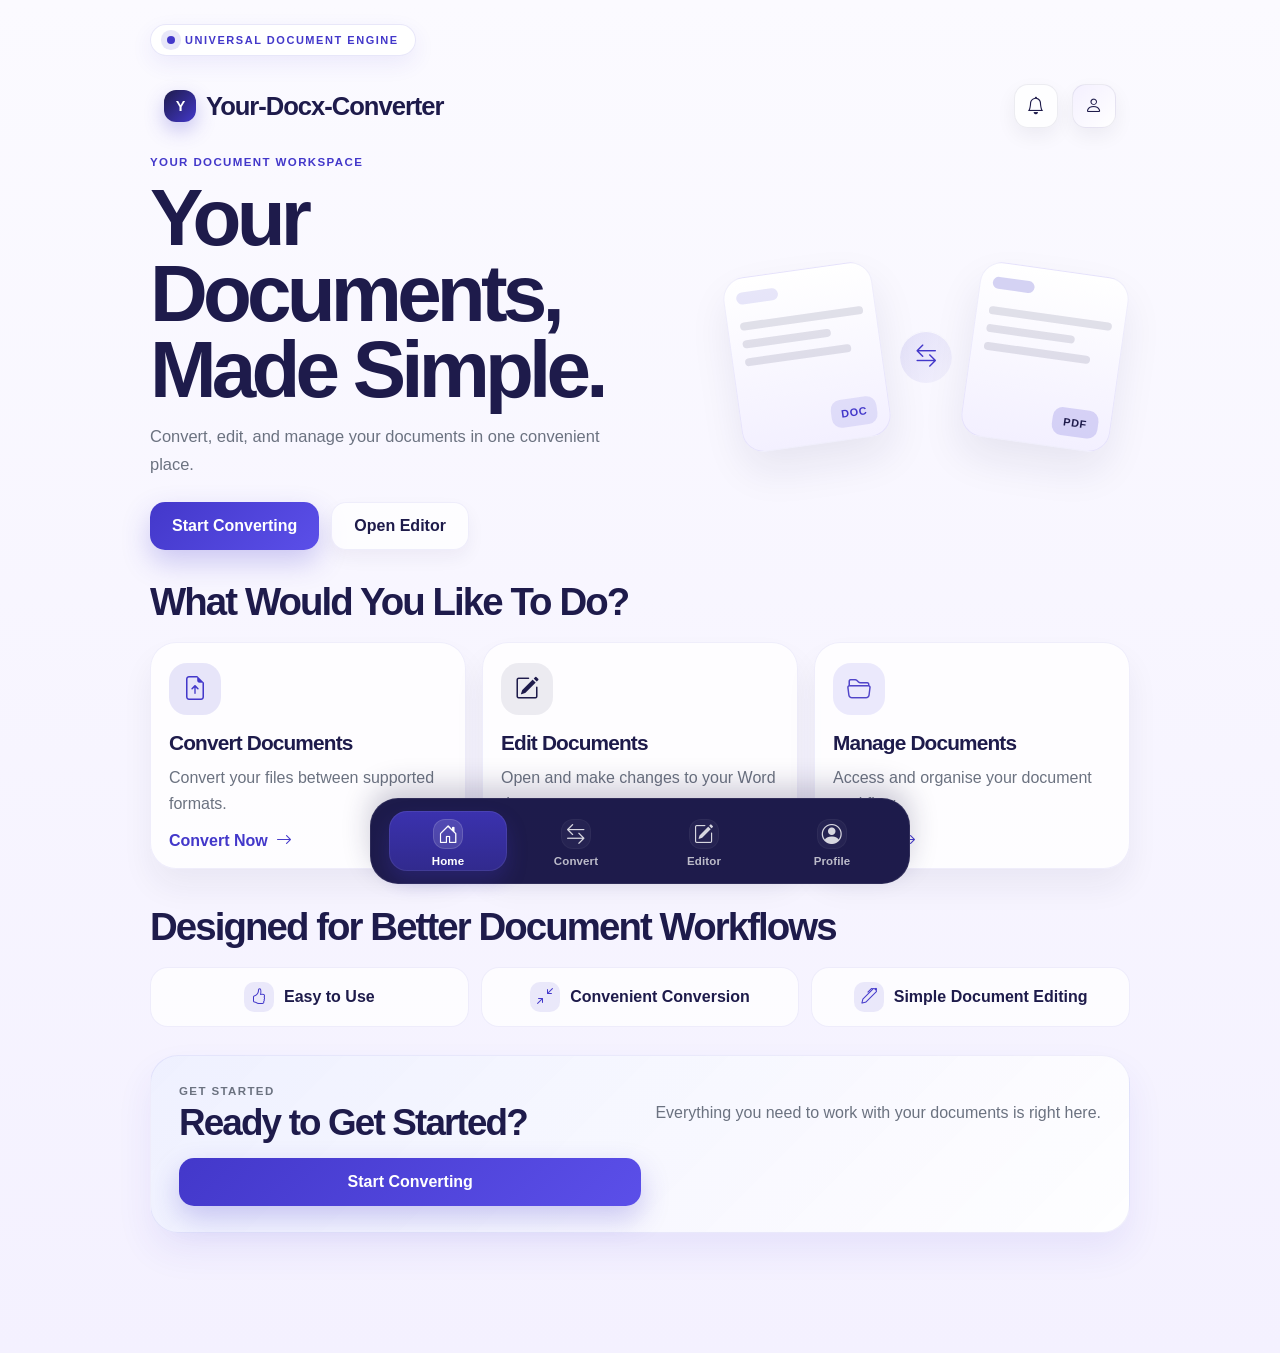
<file: frontend/index.html>
<!DOCTYPE html>
<html lang="en">
    <head>
        <meta charset="UTF-8">
        <meta name="viewport" content="width=device-width, initial-scale=1.0">
        <meta name="theme-color" content="#4338CA">
        <meta name="description" content="Your-Docx-Converter helps you convert, edit, and manage documents in one place.">
        <link rel="manifest" href="./manifest.json">
        <link rel="stylesheet" href="./css/style.css">
        <link rel="stylesheet" href="https://cdn.jsdelivr.net/npm/bootstrap-icons@1.13.2/font/bootstrap-icons.min.css">
        <script src="./config.js" defer></script>
        <title>Your-Docx-Converter</title>
    </head>
    <body class="home-page">
        <div class="home-shell">
            <header class="home-header">
                <div class="status-pill">
                    <span class="status-dot"></span>
                    <span>UNIVERSAL DOCUMENT ENGINE</span>
                </div>

                <div class="topbar home-topbar">
                    <a href="/" class="brand" aria-label="Home">
                        <span class="brand-mark">Y</span>
                        <span>Your-Docx-Converter</span>
                    </a>

                    <div class="topbar-actions">
                        <button type="button" class="action-button" aria-label="Notifications">
                            <i class="bi bi-bell"></i>
                        </button>

                        <a href="/profile" class="profile-icon" aria-label="Profile">
                            <i class="bi bi-person"></i>
                        </a>
                    </div>
                </div>
            </header>

            <main class="home-main">
                <section class="hero-panel">
                    <div class="hero-copy">
                        <p class="eyebrow">YOUR DOCUMENT WORKSPACE</p>
                        <h1>Your Documents, Made Simple.</h1>
                        <p class="hero-text">Convert, edit, and manage your documents in one convenient place.</p>

                        <div class="hero-actions">
                            <a href="/converter" class="primary-cta">Start Converting</a>
                            <a href="/editor" class="secondary-cta">Open Editor</a>
                        </div>
                    </div>

                    <div class="hero-visual" aria-hidden="true">
                        <div class="document-tile document-tile-main">
                            <div class="document-flag"></div>
                            <div class="document-lines">
                                <span></span>
                                <span></span>
                                <span></span>
                            </div>
                            <div class="document-badge">DOC</div>
                        </div>

                        <div class="convert-orbit">
                            <i class="bi bi-arrow-left-right"></i>
                        </div>

                        <div class="document-tile document-tile-result">
                            <div class="document-flag document-flag-alt"></div>
                            <div class="document-lines">
                                <span></span>
                                <span></span>
                                <span></span>
                            </div>
                            <div class="document-badge document-badge-alt">PDF</div>
                        </div>
                    </div>
                </section>

                <section class="quick-access" aria-labelledby="quick-access-title">
                    <h2 id="quick-access-title">What Would You Like To Do?</h2>

                    <div class="action-grid">
                        <a href="/converter" class="action-card">
                            <div class="action-icon action-icon-purple">
                                <i class="bi bi-file-earmark-arrow-up"></i>
                            </div>
                            <h3>Convert Documents</h3>
                            <p>Convert your files between supported formats.</p>
                            <span class="action-link">Convert Now <i class="bi bi-arrow-right"></i></span>
                        </a>

                        <a href="/editor" class="action-card">
                            <div class="action-icon action-icon-indigo">
                                <i class="bi bi-pencil-square"></i>
                            </div>
                            <h3>Edit Documents</h3>
                            <p>Open and make changes to your Word documents.</p>
                            <span class="action-link">Open Editor <i class="bi bi-arrow-right"></i></span>
                        </a>

                        <a href="/profile" class="action-card">
                            <div class="action-icon action-icon-lavender">
                                <i class="bi bi-folder2-open"></i>
                            </div>
                            <h3>Manage Documents</h3>
                            <p>Access and organise your document workflow.</p>
                            <span class="action-link">Explore <i class="bi bi-arrow-right"></i></span>
                        </a>
                    </div>
                </section>

                <section class="trust-section" aria-labelledby="trust-title">
                    <h2 id="trust-title">Designed for Better Document Workflows</h2>

                    <div class="benefit-list">
                        <div class="benefit-item">
                            <span class="benefit-icon"><i class="bi bi-hand-thumbs-up"></i></span>
                            <span>Easy to Use</span>
                        </div>
                        <div class="benefit-item">
                            <span class="benefit-icon"><i class="bi bi-arrows-angle-contract"></i></span>
                            <span>Convenient Conversion</span>
                        </div>
                        <div class="benefit-item">
                            <span class="benefit-icon"><i class="bi bi-pen"></i></span>
                            <span>Simple Document Editing</span>
                        </div>
                    </div>
                </section>

                <section class="cta-card" aria-labelledby="cta-title">
                    <div>
                        <p class="eyebrow">GET STARTED</p>
                        <h3 id="cta-title">Ready to Get Started?</h3>
                    </div>

                    <p>Everything you need to work with your documents is right here.</p>
                    <a href="/converter" class="primary-cta">Start Converting</a>
                </section>
            </main>

            <footer class="footer-nav">
                <nav class="navbar" aria-label="Primary navigation">
                    <div class="nav-links">
                        <a href="/" class="nav-item active">
                            <i class="bi bi-house-door"></i>
                            <span>Home</span>
                        </a>

                        <a href="/converter" class="nav-item">
                            <i class="bi bi-arrow-left-right"></i>
                            <span>Convert</span>
                        </a>

                        <a href="/editor" class="nav-item">
                            <i class="bi bi-pencil-square"></i>
                            <span>Editor</span>
                        </a>

                        <a href="/profile" class="nav-item">
                            <i class="bi bi-person-circle"></i>
                            <span>Profile</span>
                        </a>
                    </div>
                </nav>
            </footer>
        </div>
        <script>
          if ('serviceWorker' in navigator) {
            window.addEventListener('load', () => navigator.serviceWorker.register('./sw.js').catch(() => {}));
          }
        </script>
    </body>
</html>
</file>
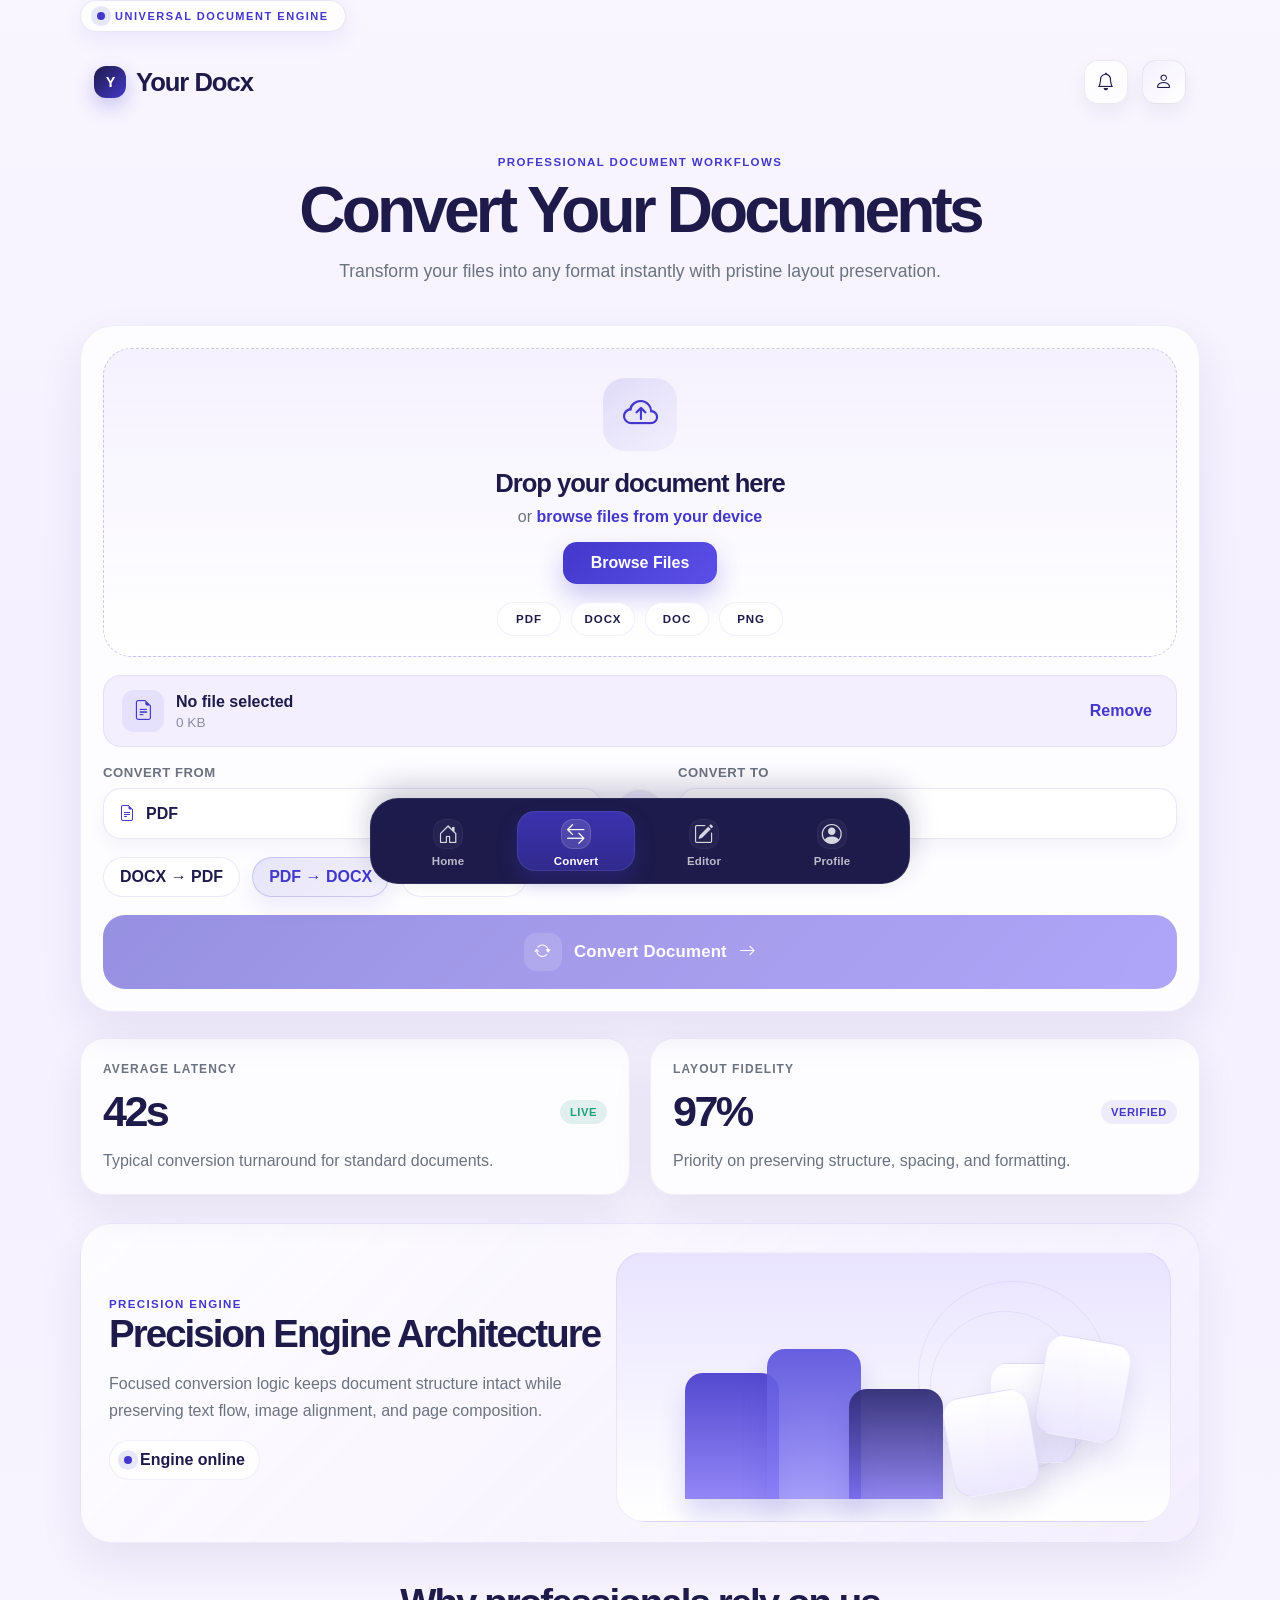
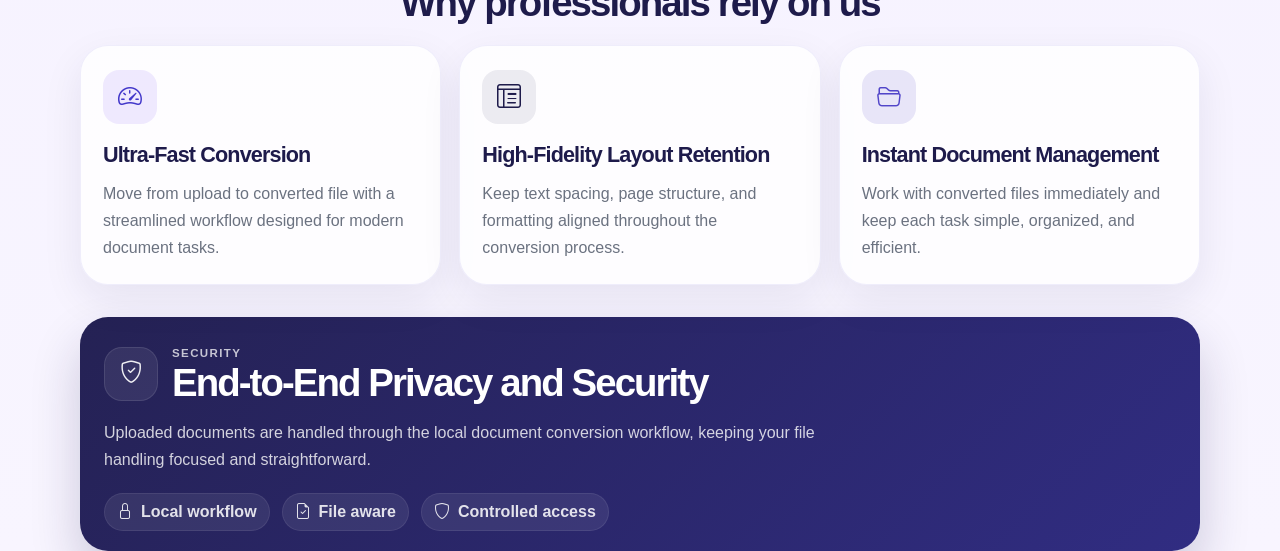
<file: frontend/converter.html>
<!DOCTYPE html>
<html lang="en">
    <head>
        <meta charset="UTF-8">
        <meta name="viewport" content="width=device-width, initial-scale=1.0">
        <meta name="theme-color" content="#4338CA">
        <meta name="description" content="Convert documents with Your-Docx-Converter.">
        <link rel="manifest" href="./manifest.json">
        <link rel="stylesheet" href="./css/style.css">
        <link rel="stylesheet" href="https://cdn.jsdelivr.net/npm/bootstrap-icons@1.13.2/font/bootstrap-icons.min.css">
        <script src="./config.js" defer></script>
        <script defer src="./js/converter.js"></script>
        <title>Document Converter | Your-Docx-Converter</title>
    </head>
    <body class="converter-page">
        <div class="page-shell">
            <header class="converter-header">
                <div class="status-pill" aria-label="Universal document engine">
                    <span class="status-dot"></span>
                    <span>UNIVERSAL DOCUMENT ENGINE</span>
                </div>

                <div class="topbar">
                    <a href="/" class="brand" aria-label="Home">
                        <span class="brand-mark">Y</span>
                        <span>Your Docx</span>
                    </a>

                    <div class="topbar-actions">
                        <button type="button" class="action-button" aria-label="Notifications">
                            <i class="bi bi-bell"></i>
                        </button>

                        <a href="/profile" class="profile-icon" aria-label="Profile">
                            <i class="bi bi-person"></i>
                        </a>
                    </div>
                </div>
            </header>

            <main class="converter-main">
                <section class="hero-section" aria-labelledby="converter-title">
                    <p class="eyebrow">Professional document workflows</p>
                    <h1 id="converter-title">Convert Your Documents</h1>
                    <p class="hero-subtitle">Transform your files into any format instantly with pristine layout preservation.</p>
                </section>

                <section class="workspace" aria-label="Document converter workspace">
                    <form id="converterForm" class="converter-form" action="/" method="POST" enctype="multipart/form-data">
                        <div class="dropzone" id="dropzone" tabindex="0" role="button" aria-label="Browse files">
                            <div class="dropzone-content">
                                <div class="upload-icon">
                                    <i class="bi bi-cloud-arrow-up"></i>
                                </div>

                                <p class="drop-title">Drop your document here</p>
                                <p class="drop-subtitle">
                                    or
                                    <button type="button" class="inline-button" id="browseButton">browse files from your device</button>
                                </p>

                                <input id="fileInput" class="visually-hidden" type="file" name="pdf_file" accept=".pdf,application/pdf" required>
                                <button type="button" class="browse-btn" id="triggerFileInput">Browse Files</button>

                                <div class="format-badges" aria-label="Supported formats">
                                    <span class="format-badge">PDF</span>
                                    <span class="format-badge">DOCX</span>
                                    <span class="format-badge">DOC</span>
                                    <span class="format-badge">PNG</span>
                                </div>
                            </div>
                        </div>

                        <div class="selected-file" id="selectedFile" hidden>
                            <div class="selected-file-details">
                                <div class="file-bullet">
                                    <i class="bi bi-file-earmark-text"></i>
                                </div>
                                <div>
                                    <p class="selected-name" id="selectedName">No file selected</p>
                                    <p class="selected-size" id="selectedSize">0 KB</p>
                                </div>
                            </div>

                            <button type="button" class="remove-file" id="removeFileButton">Remove</button>
                        </div>

                        <div class="converter-pipeline">
                            <div class="selector-group">
                                <label for="convertFrom">Convert From</label>
                                <div class="select-wrap">
                                    <i class="bi bi-file-earmark-text"></i>
                                    <select id="convertFrom" name="convert_from">
                                        <option value="pdf">PDF</option>
                                        <option value="docx">DOCX</option>
                                        <option value="doc">DOC</option>
                                    </select>
                                </div>
                            </div>

                            <button type="button" class="swap-button" id="swapFormats" aria-label="Swap conversion direction">
                                <i class="bi bi-arrow-left-right"></i>
                            </button>

                            <div class="selector-group">
                                <label for="convertTo">Convert To</label>
                                <div class="select-wrap">
                                    <i class="bi bi-file-earmark-arrow-down"></i>
                                    <select id="convertTo" name="convert_to">
                                        <option value="docx">DOCX</option>
                                        <option value="png">PNG</option>
                                        <option value="pdf">PDF</option>
                                    </select>
                                </div>
                            </div>
                        </div>

                        <div class="quick-options" aria-label="Quick conversion shortcuts">
                            <button type="button" class="quick-pill" data-from="docx" data-to="pdf">DOCX → PDF</button>
                            <button type="button" class="quick-pill is-active" data-from="pdf" data-to="docx">PDF → DOCX</button>
                            <button type="button" class="quick-pill" data-from="pdf" data-to="png">PDF → PNG</button>
                        </div>

                        <button type="submit" class="primary-button" id="submitButton">
                            <span class="button-content">
                                <span class="button-icon"><i class="bi bi-arrow-repeat"></i></span>
                                <span>Convert Document</span>
                                <i class="bi bi-arrow-right"></i>
                            </span>
                        </button>
                    </form>
                </section>

                <div class="metrics-row">
                    <article class="metric-card">
                        <span class="metric-label">Average Latency</span>
                        <div class="metric-value-row">
                            <strong>42s</strong>
                            <span class="metric-badge success">Live</span>
                        </div>
                        <p>Typical conversion turnaround for standard documents.</p>
                    </article>

                    <article class="metric-card">
                        <span class="metric-label">Layout Fidelity</span>
                        <div class="metric-value-row">
                            <strong>97%</strong>
                            <span class="metric-badge">Verified</span>
                        </div>
                        <p>Priority on preserving structure, spacing, and formatting.</p>
                    </article>
                </div>

                <article class="architecture-card">
                    <div class="architecture-copy">
                        <span class="section-tag">Precision Engine</span>
                        <h2>Precision Engine Architecture</h2>
                        <p>Focused conversion logic keeps document structure intact while preserving text flow, image alignment, and page composition.</p>
                        <div class="status-indicator">
                            <span class="mini-dot"></span>
                            Engine online
                        </div>
                    </div>

                    <div class="architecture-visual" aria-hidden="true">
                        <div class="visual-orbit orbit-one"></div>
                        <div class="visual-orbit orbit-two"></div>
                        <div class="visual-pillar pillar-one"></div>
                        <div class="visual-pillar pillar-two"></div>
                        <div class="visual-pillar pillar-three"></div>
                        <div class="mini-doc doc-a"></div>
                        <div class="mini-doc doc-b"></div>
                        <div class="mini-doc doc-c"></div>
                    </div>
                </article>

                <section class="feature-section" aria-labelledby="feature-heading">
                    <h2 id="feature-heading">Why professionals rely on us</h2>
                    <div class="feature-grid">
                        <article class="feature-card">
                            <div class="feature-icon lavender">
                                <i class="bi bi-speedometer2"></i>
                            </div>
                            <h3>Ultra-Fast Conversion</h3>
                            <p>Move from upload to converted file with a streamlined workflow designed for modern document tasks.</p>
                        </article>

                        <article class="feature-card">
                            <div class="feature-icon indigo">
                                <i class="bi bi-layout-text-window-reverse"></i>
                            </div>
                            <h3>High-Fidelity Layout Retention</h3>
                            <p>Keep text spacing, page structure, and formatting aligned throughout the conversion process.</p>
                        </article>

                        <article class="feature-card">
                            <div class="feature-icon purple">
                                <i class="bi bi-folder2-open"></i>
                            </div>
                            <h3>Instant Document Management</h3>
                            <p>Work with converted files immediately and keep each task simple, organized, and efficient.</p>
                        </article>
                    </div>
                </section>

                <section class="security-card" aria-labelledby="security-heading">
                    <div class="security-header">
                        <div class="security-icon">
                            <i class="bi bi-shield-check"></i>
                        </div>
                        <div>
                            <span class="section-tag">Security</span>
                            <h2 id="security-heading">End-to-End Privacy and Security</h2>
                        </div>
                    </div>

                    <p>Uploaded documents are handled through the local document conversion workflow, keeping your file handling focused and straightforward.</p>

                    <div class="security-pills" aria-label="Security features">
                        <span><i class="bi bi-lock"></i> Local workflow</span>
                        <span><i class="bi bi-file-earmark-check"></i> File aware</span>
                        <span><i class="bi bi-shield"></i> Controlled access</span>
                    </div>
                </section>
            </main>

            <footer class="footer-nav">
                <nav class="navbar" aria-label="Primary navigation">
                    <div class="nav-links">
                        <a href="/" class="nav-item">
                            <i class="bi bi-house-door"></i>
                            <span>Home</span>
                        </a>

                        <a href="/converter" class="nav-item active">
                            <i class="bi bi-arrow-left-right"></i>
                            <span>Convert</span>
                        </a>

                        <a href="/editor" class="nav-item">
                            <i class="bi bi-pencil-square"></i>
                            <span>Editor</span>
                        </a>

                        <a href="/" class="nav-item">
                            <i class="bi bi-person-circle"></i>
                            <span>Profile</span>
                        </a>
                    </div>
                </nav>
            </footer>
        </div>
        <script>
          if ('serviceWorker' in navigator) {
            window.addEventListener('load', () => navigator.serviceWorker.register('./sw.js').catch(() => {}));
          }
        </script>
    </body>
</html>
</file>
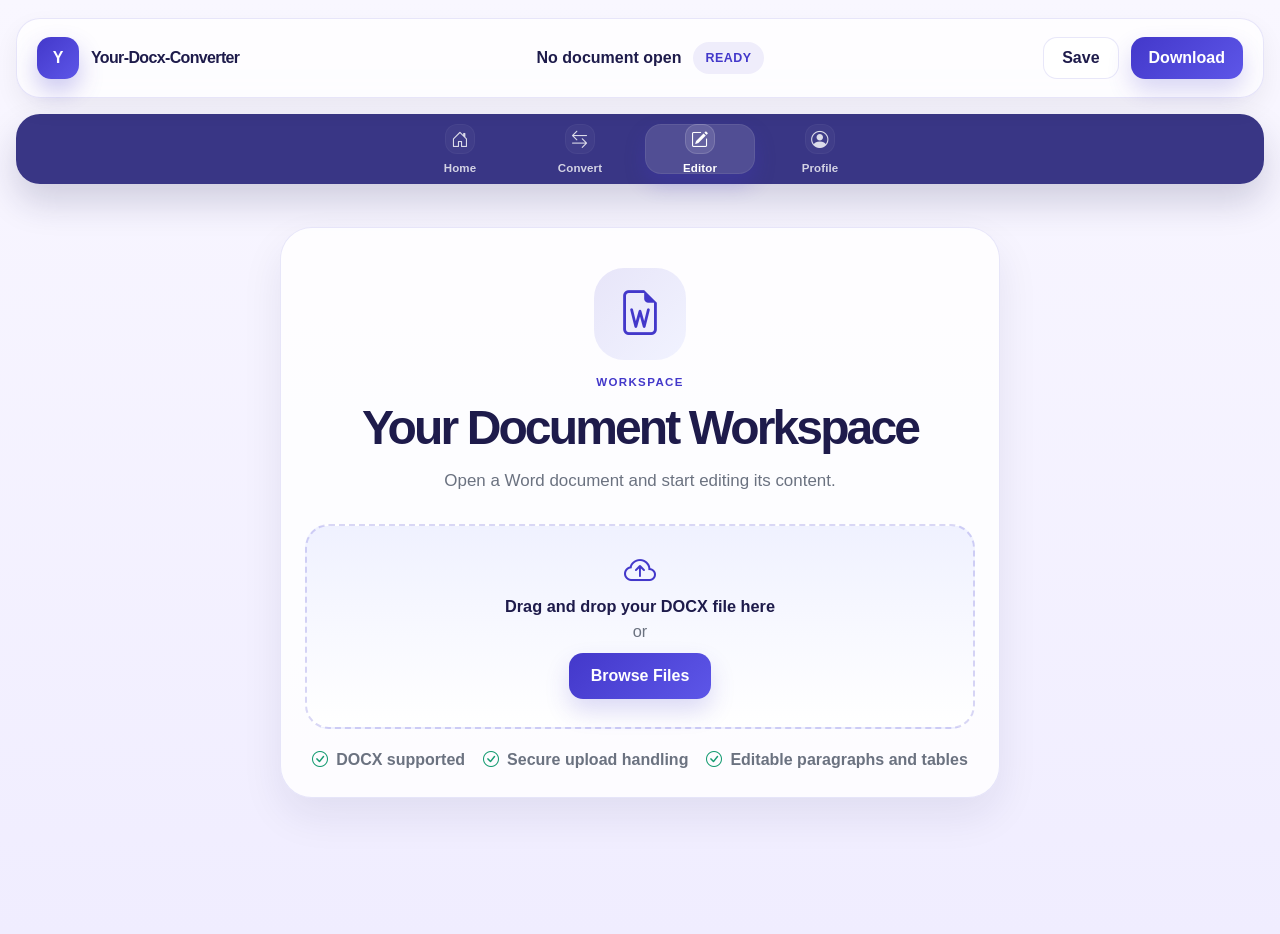
<file: frontend/editor.html>
<!DOCTYPE html>
<html lang="en">
    <head>
        <meta charset="UTF-8">
        <meta name="viewport" content="width=device-width, initial-scale=1.0">
        <meta name="theme-color" content="#4338CA">
        <meta name="description" content="Edit DOCX files with Your-Docx-Converter.">
        <link rel="manifest" href="./manifest.json">
        <link rel="stylesheet" href="./css/style.css">
        <link rel="stylesheet" href="./css/editor.css">
        <link rel="stylesheet" href="https://cdn.jsdelivr.net/npm/bootstrap-icons@1.13.2/font/bootstrap-icons.min.css">
        <script src="./config.js" defer></script>
        <script defer src="./js/editor.js"></script>
        <title>Document Editor | Your-Docx-Converter</title>
    </head>
    <body class="editor-page">
        <div class="editor-shell">
            <header class="editor-header">
                <div class="brand-block">
                    <div class="brand-badge">Y</div>
                    <div>
                        <p class="brand-label">Your-Docx-Converter</p>
                    </div>
                </div>

                <div class="editor-header-meta">
                    <span id="documentFilename" class="document-filename">No document open</span>
                    <span id="saveStatus" class="save-status neutral">Ready</span>
                </div>

                <div class="editor-actions">
                    <button type="button" id="saveDocumentBtn" class="secondary-action-button">Save</button>
                    <button type="button" id="downloadDocumentBtn" class="primary-action-button">Download</button>
                </div>
            </header>

            <nav class="editor-topbar" aria-label="Primary navigation">
                <div class="nav-links">
                    <a href="/" class="nav-item">
                        <i class="bi bi-house-door"></i>
                        <span>Home</span>
                    </a>

                    <a href="/converter" class="nav-item">
                        <i class="bi bi-arrow-left-right"></i>
                        <span>Convert</span>
                    </a>

                    <a href="/editor" class="nav-item active">
                        <i class="bi bi-pencil-square"></i>
                        <span>Editor</span>
                    </a>

                    <a href="/profile" class="nav-item">
                        <i class="bi bi-person-circle"></i>
                        <span>Profile</span>
                    </a>
                </div>
            </nav>

            <main class="editor-main">
                <section id="emptyState" class="empty-state">
                    <div class="empty-card">
                        <div class="upload-icon-wrap">
                            <i class="bi bi-file-earmark-word"></i>
                        </div>

                        <p class="eyebrow">WORKSPACE</p>
                        <h1>Your Document Workspace</h1>
                        <p class="empty-description">Open a Word document and start editing its content.</p>

                        <div class="empty-upload-area" id="uploadDropzone" tabindex="0" role="button" aria-label="Upload DOCX file">
                            <div class="upload-drop-inner">
                                <i class="bi bi-cloud-arrow-up"></i>
                                <p>Drag and drop your DOCX file here</p>
                                <span>or</span>
                            </div>

                            <input id="editorFileInput" class="visually-hidden" type="file" name="file" accept=".docx,application/vnd.openxmlformats-officedocument.wordprocessingml.document" aria-label="Browse DOCX file">
                            <button type="button" id="browseEditorFile" class="browse-button">Browse Files</button>
                        </div>

                        <ul class="upload-details">
                            <li><i class="bi bi-check-circle"></i> DOCX supported</li>
                            <li><i class="bi bi-check-circle"></i> Secure upload handling</li>
                            <li><i class="bi bi-check-circle"></i> Editable paragraphs and tables</li>
                        </ul>
                    </div>
                </section>

                <section id="editorWorkspace" class="editor-workspace hidden" aria-label="Document editor workspace">
                    <aside class="editor-sidebar">
                        <div class="panel-block">
                            <h2>Formatting</h2>

                            <div class="toolbar-row checkbox-row">
                                <button type="button" class="toolbar-button" data-format="bold">
                                    <i class="bi bi-type-bold"></i>
                                    <span>Bold</span>
                                </button>
                                <button type="button" class="toolbar-button" data-format="italic">
                                    <i class="bi bi-type-italic"></i>
                                    <span>Italic</span>
                                </button>
                                <button type="button" class="toolbar-button" data-format="underline">
                                    <i class="bi bi-type-underline"></i>
                                    <span>Underline</span>
                                </button>
                            </div>

                            <div class="toolbar-row stacked-row">
                                <label>
                                    <span>Font Size</span>
                                    <select id="fontSizeSelect">
                                        <option value="">Default</option>
                                        <option value="10">10</option>
                                        <option value="11">11</option>
                                        <option value="12">12</option>
                                        <option value="14">14</option>
                                        <option value="16">16</option>
                                        <option value="18">18</option>
                                        <option value="22">22</option>
                                        <option value="28">28</option>
                                    </select>
                                </label>

                                <label>
                                    <span>Font</span>
                                    <select id="fontNameSelect">
                                        <option value="">Default</option>
                                        <option value="Calibri">Calibri</option>
                                        <option value="Arial">Arial</option>
                                        <option value="Times New Roman">Times New Roman</option>
                                        <option value="Verdana">Verdana</option>
                                    </select>
                                </label>

                                <label>
                                    <span>Alignment</span>
                                    <select id="alignmentSelect">
                                        <option value="">Default</option>
                                        <option value="left">Left</option>
                                        <option value="center">Center</option>
                                        <option value="right">Right</option>
                                        <option value="justify">Justify</option>
                                    </select>
                                </label>
                            </div>
                        </div>

                        <div class="panel-block">
                            <h2>Paragraph Actions</h2>

                            <div class="toolbar-row action-row">
                                <button type="button" id="addParagraphBtn" class="utility-button">Add Paragraph</button>
                                <button type="button" id="deleteParagraphBtn" class="utility-button danger">Delete Selected</button>
                            </div>
                        </div>

                        <div class="panel-block">
                            <h2>Table Actions</h2>

                            <div class="toolbar-row table-row">
                                <button type="button" id="addTableRowBtn" class="utility-button">Add Row</button>
                                <button type="button" id="deleteTableRowBtn" class="utility-button danger">Delete Row</button>
                            </div>

                            <div class="toolbar-row table-row">
                                <button type="button" id="addTableColumnBtn" class="utility-button">Add Column</button>
                                <button type="button" id="deleteTableColumnBtn" class="utility-button danger">Delete Column</button>
                            </div>
                        </div>

                        <div class="panel-block">
                            <h2>Replace Text</h2>

                            <div class="replace-fields">
                                <label>
                                    <span>Find</span>
                                    <input id="findTextInput" type="text" placeholder="Find text" />
                                </label>

                                <label>
                                    <span>Replace with</span>
                                    <input id="replaceTextInput" type="text" placeholder="Replacement" />
                                </label>
                            </div>

                            <div class="toolbar-row action-row">
                                <button type="button" id="replaceTextBtn" class="utility-button">Replace</button>
                                <button type="button" id="replaceAllBtn" class="utility-button">Replace All</button>
                            </div>
                        </div>
                    </aside>

                    <div class="document-stage">
                        <div class="document-page" id="documentPage" aria-live="polite"></div>
                    </div>
                </section>
            </main>
        </div>
        <script>
          if ('serviceWorker' in navigator) {
            window.addEventListener('load', () => navigator.serviceWorker.register('./sw.js').catch(() => {}));
          }
        </script>
    </body>
</html>
</file>
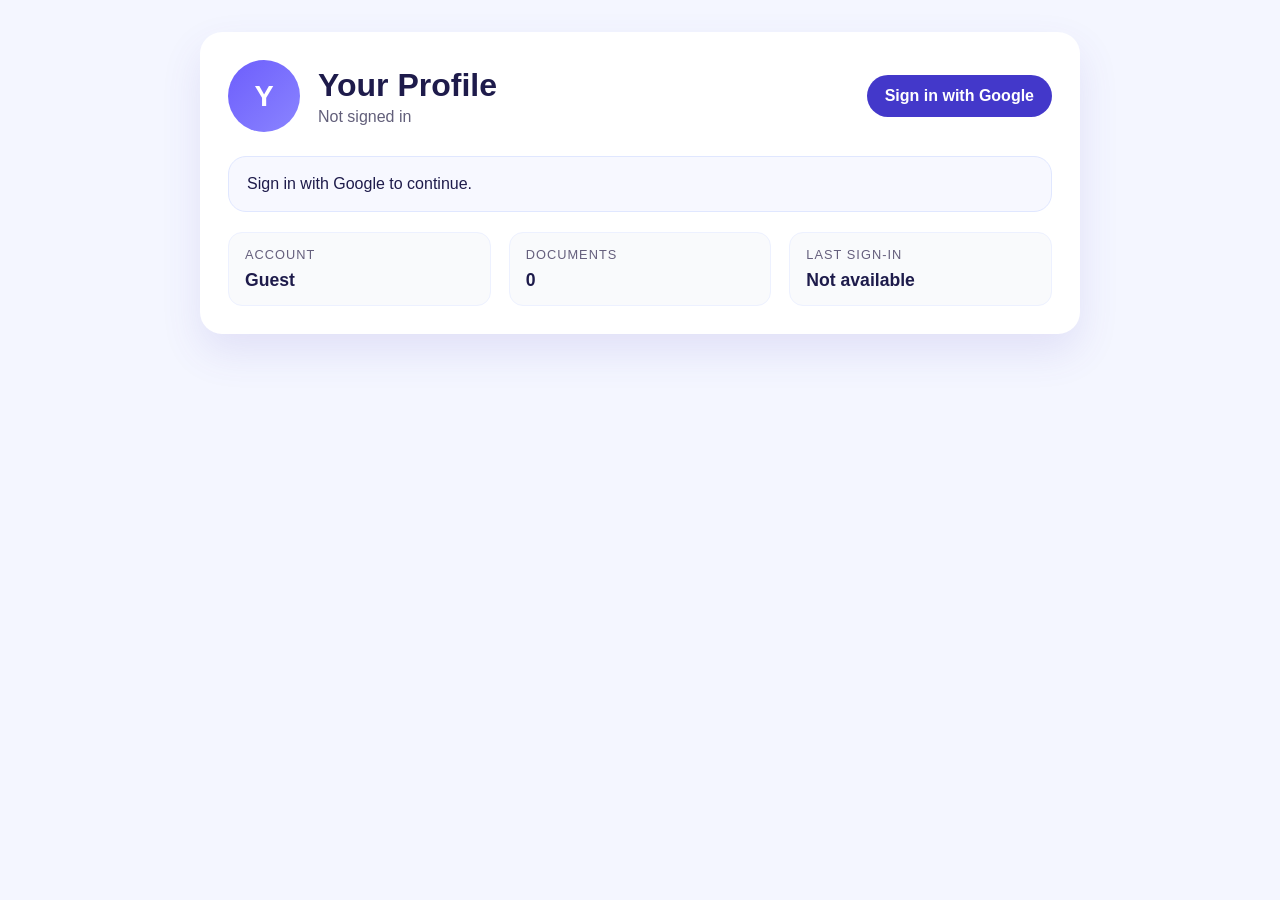
<file: frontend/profile.html>
<!DOCTYPE html>
<html lang="en">
    <head>
        <meta charset="UTF-8">
        <meta name="viewport" content="width=device-width, initial-scale=1.0">
        <title>Profile | Your-Docx-Converter</title>
        <link rel="manifest" href="./manifest.json">
        <link rel="stylesheet" href="./css/style.css">
        <link rel="stylesheet" href="https://cdn.jsdelivr.net/npm/bootstrap-icons@1.13.2/font/bootstrap-icons.min.css">
        <script src="https://accounts.google.com/gsi/client" async defer></script>
        <script src="./config.js" defer></script>
        <style>
            body { background: #f4f6ff; font-family: Arial, sans-serif; }
            .profile-shell { max-width: 920px; margin: 0 auto; padding: 32px 20px 80px; }
            .profile-card { background: white; border-radius: 22px; box-shadow: 0 18px 40px rgba(94, 74, 189, 0.12); padding: 28px; }
            .profile-header { display: flex; align-items: center; justify-content: space-between; gap: 18px; flex-wrap: wrap; }
            .profile-user { display: flex; align-items: center; gap: 18px; }
            .avatar { width: 72px; height: 72px; border-radius: 50%; background: linear-gradient(135deg, #6d5efc, #8a84ff); display: grid; place-items: center; color: white; font-size: 1.8rem; font-weight: 700; overflow: hidden; }
            .avatar img { width: 100%; height: 100%; object-fit: cover; display: block; }
            .profile-name { margin: 0; font-size: 2rem; }
            .profile-email { margin: 4px 0 0; color: #625f7a; }
            .button-row { display: flex; gap: 12px; flex-wrap: wrap; }
            .primary-btn, .secondary-btn { border: none; border-radius: 999px; padding: 12px 18px; cursor: pointer; font-weight: 600; }
            .primary-btn { background: #4338ca; color: white; }
            .secondary-btn { background: #eef2ff; color: #2f2d52; }
            .status-box { margin-top: 24px; background: #f7f8ff; border: 1px solid #e0e7ff; border-radius: 18px; padding: 18px; }
            .meta { display: grid; grid-template-columns: repeat(auto-fit, minmax(180px, 1fr)); gap: 18px; margin-top: 20px; }
            .meta-box { background: #f9fafc; border-radius: 14px; padding: 14px 16px; border: 1px solid #edf1ff; }
            .meta-label { color: #655f7d; font-size: 0.8rem; text-transform: uppercase; letter-spacing: 0.08em; }
            .meta-value { margin-top: 8px; font-size: 1.1rem; font-weight: 600; }
            .hidden { display: none; }
        </style>
    </head>
    <body>
        <div class="profile-shell">
            <div class="profile-card">
                <div class="profile-header">
                    <div class="profile-user">
                        <div class="avatar" id="userAvatar">Y</div>
                        <div>
                            <h1 class="profile-name" id="profileName">Your Profile</h1>
                            <p class="profile-email" id="profileEmail">Not signed in</p>
                        </div>
                    </div>

                    <div class="button-row">
                        <button class="primary-btn" id="signInButton" type="button">Sign in with Google</button>
                        <button class="secondary-btn hidden" id="logoutButton" type="button">Log out</button>
                    </div>
                </div>

                <div class="status-box" id="statusBox">
                    Authenticate with Google to save and manage your profile information.
                </div>

                <div class="meta">
                    <div class="meta-box">
                        <div class="meta-label">Account</div>
                        <div class="meta-value" id="accountType">Guest</div>
                    </div>
                    <div class="meta-box">
                        <div class="meta-label">Documents</div>
                        <div class="meta-value" id="docCount">0</div>
                    </div>
                    <div class="meta-box">
                        <div class="meta-label">Last sign-in</div>
                        <div class="meta-value" id="lastLogin">Not available</div>
                    </div>
                </div>
            </div>
        </div>

        <script>
            const authCookieName = 'docx_auth';
            const csrfCookieName = 'docx_csrf';

            function getAppConfig() {
                return window.APP_CONFIG && typeof window.APP_CONFIG === 'object' ? window.APP_CONFIG : {};
            }

            function getApiBaseUrl() {
                const appConfig = getAppConfig();
                return (appConfig.apiBaseUrl ? appConfig.apiBaseUrl.replace(/\/$/, '') : window.location.origin);
            }

            function getGoogleClientId() {
                const appConfig = getAppConfig();
                return appConfig.googleClientId || '';
            }

            function getCookie(name) {
                const match = document.cookie.match(new RegExp('(?:^|; )' + name.replace(/([.$?*|{}()[\]\\/+^])/g, '\\$1') + '=([^;]*)'));
                return match ? decodeURIComponent(match[1]) : '';
            }

            function setStatus(message, isError = false) {
                const box = document.getElementById('statusBox');
                box.textContent = message;
                box.style.borderColor = isError ? '#fecaca' : '#e0e7ff';
                box.style.background = isError ? '#fff1f2' : '#f7f8ff';
            }

            function setAvatarImage(src, fallbackText) {
                const avatarEl = document.getElementById('userAvatar');
                avatarEl.textContent = '';
                avatarEl.innerHTML = src ? `<img src="${src}" alt="Profile avatar" />` : fallbackText;
            }

            function updateUserUI(user) {
                if (!user) {
                    document.getElementById('profileName').textContent = 'Your Profile';
                    document.getElementById('profileEmail').textContent = 'Not signed in';
                    setAvatarImage('', 'Y');
                    document.getElementById('accountType').textContent = 'Guest';
                    document.getElementById('docCount').textContent = '0';
                    document.getElementById('lastLogin').textContent = 'Not available';
                    document.getElementById('logoutButton').classList.add('hidden');
                    document.getElementById('signInButton').classList.remove('hidden');
                    return;
                }

                const name = user.name || user.email || 'Google User';
                document.getElementById('profileName').textContent = name;
                document.getElementById('profileEmail').textContent = user.email || 'Google account';
                setAvatarImage(user.picture || '', (name || 'G').charAt(0).toUpperCase());
                document.getElementById('accountType').textContent = 'Google';
                document.getElementById('docCount').textContent = '1';
                document.getElementById('lastLogin').textContent = 'Just now';
                document.getElementById('logoutButton').classList.remove('hidden');
                document.getElementById('signInButton').classList.add('hidden');
            }

            async function fetchCurrentUser() {
                const apiBaseUrl = getApiBaseUrl();
                const authToken = getCookie(authCookieName);
                if (!authToken) {
                    updateUserUI(null);
                    setStatus('Sign in with Google to continue.');
                    return;
                }

                const csrf = getCookie(csrfCookieName);
                try {
                    const response = await fetch(`${apiBaseUrl}/api/auth/me`, {
                        method: 'GET',
                        headers: csrf ? { 'X-CSRF-Token': csrf } : {},
                        credentials: 'include'
                    });

                    if (!response.ok) {
                        updateUserUI(null);
                        setStatus('Authentication required. Please sign in.', true);
                        return;
                    }

                    const payload = await response.json();
                    updateUserUI(payload.user || null);
                    setStatus(payload.user ? `Signed in as ${payload.user.email}` : 'Authentication required.');
                } catch (error) {
                    updateUserUI(null);
                    setStatus('Authentication check failed.', true);
                }
            }

            async function exchangeGoogleToken(credential) {
                const apiBaseUrl = getApiBaseUrl();
                const response = await fetch(`${apiBaseUrl}/api/auth/google`, {
                    method: 'POST',
                    credentials: 'include',
                    headers: {
                        'Content-Type': 'application/json'
                    },
                    body: JSON.stringify({ id_token: credential })
                });

                const payload = await response.json().catch(() => ({}));
                if (!response.ok) {
                    throw new Error(payload.error || 'Google sign-in failed.');
                }

                const csrf = getCookie(csrfCookieName);
                const meResponse = await fetch(`${apiBaseUrl}/api/auth/me`, {
                    method: 'GET',
                    headers: csrf ? { 'X-CSRF-Token': csrf } : {},
                    credentials: 'include'
                });

                const mePayload = await meResponse.json().catch(() => ({}));
                if (!meResponse.ok || !mePayload.user) {
                    throw new Error('Unable to load authenticated user profile.');
                }

                updateUserUI(mePayload.user);
                setStatus(`Welcome, ${mePayload.user.name || mePayload.user.email}.`);
                window.location.assign('/profile');
            }

            async function logout() {
                const apiBaseUrl = getApiBaseUrl();
                const authToken = getCookie(authCookieName);
                const csrf = getCookie(csrfCookieName);
                if (!authToken) {
                    updateUserUI(null);
                    return;
                }

                try {
                    const response = await fetch(`${apiBaseUrl}/api/auth/logout`, {
                        method: 'POST',
                        headers: csrf ? { 'X-CSRF-Token': csrf } : {},
                        credentials: 'include'
                    });

                    if (!response.ok) {
                        const payload = await response.json().catch(() => ({}));
                        setStatus(payload.error || 'Logout failed.', true);
                        return;
                    }

                    updateUserUI(null);
                    setStatus('You have been signed out.');
                    window.location.assign('/profile');
                } catch (error) {
                    setStatus('Logout failed.', true);
                }
            }

            function initializeGoogleSignIn() {
                const googleClientId = getGoogleClientId();
                if (!googleClientId) {
                    setStatus('Google Sign-In is not configured. Set window.APP_CONFIG.googleClientId before enabling auth.', true);
                    return;
                }

                if (!window.google || !window.google.accounts || !window.google.accounts.id) {
                    setStatus('Google Identity Services is unavailable.', true);
                    return;
                }

                window.google.accounts.id.initialize({
                    client_id: googleClientId,
                    callback: (response) => {
                        if (!response || !response.credential) {
                            setStatus('Google sign-in was cancelled.', true);
                            return;
                        }
                        exchangeGoogleToken(response.credential).catch((error) => {
                            setStatus(error.message || 'Google sign-in failed.', true);
                        });
                    }
                });

                document.getElementById('signInButton').addEventListener('click', () => {
                    window.google.accounts.id.prompt();
                });
            }

            document.getElementById('logoutButton').addEventListener('click', logout);

            document.addEventListener('DOMContentLoaded', () => {
                if (window.google && window.google.accounts && window.google.accounts.id) {
                    initializeGoogleSignIn();
                } else {
                    const waitForGoogle = setInterval(() => {
                        if (window.google && window.google.accounts && window.google.accounts.id) {
                            clearInterval(waitForGoogle);
                            initializeGoogleSignIn();
                        }
                    }, 200);
                }

                fetchCurrentUser();
            });
        </script>
    </body>
</html>
</file>
<file: frontend/css/style.css>
:root {
    --lavender-bg: #f6f3ff;
    --white: #ffffff;
    --deep-indigo: #1e1b4b;
    --vibrant-purple: #4338ca;
    --purple-strong: #312e81;
    --soft-purple: #f0ebff;
    --purple-soft-2: #ede9fe;
    --muted: #6b7280;
    --muted-2: #8b8da3;
    --border: rgba(67, 56, 202, 0.12);
    --shadow-soft: 0 18px 45px rgba(33, 24, 94, 0.08);
    --shadow-card: 0 15px 40px rgba(30, 27, 75, 0.08);
    --success: #1f9f7a;
    --success-bg: rgba(31, 159, 122, 0.12);
    --danger: #ef4444;
}

* {
    box-sizing: border-box;
}

html {
    scroll-behavior: smooth;
}

body {
    margin: 0;
    min-height: 100vh;
    background: linear-gradient(180deg, #f9f6ff 0%, #f4f0ff 30%, #f8f5ff 100%);
    color: var(--deep-indigo);
    font-family: "Inter", "Segoe UI", sans-serif;
}

img {
    max-width: 100%;
    display: block;
}

a {
    color: inherit;
    text-decoration: none;
}

button,
select,
input {
    font: inherit;
}

button {
    cursor: pointer;
}

.home-page {
    background: linear-gradient(180deg, #fbfaff 0%, #f4f1ff 100%);
}

.home-shell {
    max-width: 1180px;
    margin: 0 auto;
    padding: 18px 16px 120px;
}

.home-header {
    max-width: 980px;
    margin: 0 auto;
}

.home-topbar {
    margin-top: 18px;
    padding: 0 0 8px;
}

.home-main {
    max-width: 980px;
    margin: 0 auto;
}

.hero-panel {
    display: grid;
    gap: 22px;
    align-items: center;
    padding: 12px 0 18px;
    text-align: center;
}

.eyebrow {
    margin: 0 0 12px;
    color: var(--vibrant-purple);
    letter-spacing: 0.14em;
    font-size: 0.72rem;
    font-weight: 700;
    text-transform: uppercase;
}

.hero-copy h1 {
    margin: 0;
    font-size: clamp(2.5rem, 8vw, 5rem);
    line-height: 0.95;
    letter-spacing: -0.06em;
    color: var(--deep-indigo);
}

.hero-text {
    max-width: 620px;
    margin: 14px auto 0;
    color: var(--muted);
    font-size: 1.03rem;
    line-height: 1.7;
}

.hero-actions {
    display: flex;
    flex-wrap: wrap;
    justify-content: center;
    gap: 12px;
    margin-top: 24px;
}

.primary-cta,
.secondary-cta {
    display: inline-flex;
    align-items: center;
    justify-content: center;
    min-height: 48px;
    padding: 0 22px;
    border-radius: 15px;
    font-weight: 700;
    transition: transform 0.2s ease, box-shadow 0.2s ease;
}

.primary-cta {
    background: linear-gradient(135deg, var(--vibrant-purple), #5b4fe9);
    color: var(--white);
    box-shadow: 0 12px 28px rgba(67, 56, 202, 0.25);
}

.secondary-cta {
    background: rgba(255, 255, 255, 0.72);
    color: var(--deep-indigo);
    border: 1px solid rgba(67, 56, 202, 0.08);
    box-shadow: 0 8px 18px rgba(30, 27, 75, 0.05);
}

.primary-cta:hover,
.secondary-cta:hover,
.action-card:hover {
    transform: translateY(-1px);
}

.hero-visual {
    position: relative;
    display: flex;
    justify-content: center;
    align-items: center;
    gap: 18px;
    min-height: 230px;
    margin-top: 4px;
    padding: 18px 10px 10px;
}

.document-tile {
    position: relative;
    width: 150px;
    height: 176px;
    padding: 14px 12px 12px;
    border-radius: 22px;
    background: linear-gradient(180deg, #ffffff 0%, #f3f0ff 100%);
    border: 1px solid rgba(67, 56, 202, 0.08);
    box-shadow: 0 20px 42px rgba(30, 27, 75, 0.08);
}

.document-tile-main {
    transform: rotate(-8deg);
}

.document-tile-result {
    transform: rotate(8deg);
}

.document-flag {
    width: 42px;
    height: 12px;
    border-radius: 999px;
    background: rgba(67, 56, 202, 0.12);
    margin-bottom: 18px;
}

.document-flag-alt {
    background: rgba(67, 56, 202, 0.22);
}

.document-lines {
    display: grid;
    gap: 10px;
}

.document-lines span {
    display: block;
    height: 8px;
    border-radius: 999px;
    background: rgba(30, 27, 75, 0.12);
}

.document-lines span:nth-child(2) {
    width: 72%;
}

.document-lines span:nth-child(3) {
    width: 86%;
}

.document-badge {
    position: absolute;
    right: 12px;
    bottom: 12px;
    display: inline-flex;
    align-items: center;
    justify-content: center;
    min-width: 46px;
    height: 28px;
    border-radius: 10px;
    background: rgba(67, 56, 202, 0.12);
    color: var(--vibrant-purple);
    font-size: 0.68rem;
    font-weight: 800;
    letter-spacing: 0.06em;
}

.document-badge-alt {
    background: rgba(67, 56, 202, 0.18);
    color: var(--deep-indigo);
}

.convert-orbit {
    position: relative;
    display: inline-flex;
    align-items: center;
    justify-content: center;
    width: 52px;
    height: 52px;
    border-radius: 50%;
    background: linear-gradient(135deg, rgba(67, 56, 202, 0.12), rgba(67, 56, 202, 0.04));
    color: var(--vibrant-purple);
    box-shadow: inset 0 1px 0 rgba(255, 255, 255, 0.8);
}

.convert-orbit i {
    font-size: 1.4rem;
}

.quick-access {
    margin-top: 12px;
}

.quick-access h2,
.trust-section h2 {
    margin: 0 0 18px;
    text-align: center;
    font-size: clamp(1.7rem, 4vw, 2.4rem);
    letter-spacing: -0.05em;
    color: var(--deep-indigo);
}

.action-grid {
    display: grid;
    grid-template-columns: repeat(3, minmax(0, 1fr));
    gap: 16px;
}

.action-card {
    display: flex;
    flex-direction: column;
    justify-content: flex-start;
    min-height: 220px;
    padding: 20px 18px 18px;
    border-radius: 26px;
    background: rgba(255, 255, 255, 0.8);
    border: 1px solid rgba(67, 56, 202, 0.08);
    box-shadow: 0 18px 32px rgba(30, 27, 75, 0.06);
    color: var(--deep-indigo);
}

.action-icon {
    display: inline-flex;
    align-items: center;
    justify-content: center;
    width: 52px;
    height: 52px;
    border-radius: 18px;
    font-size: 1.5rem;
    margin-bottom: 16px;
}

.action-icon-purple {
    background: rgba(67, 56, 202, 0.12);
    color: var(--vibrant-purple);
}

.action-icon-indigo {
    background: rgba(30, 27, 75, 0.08);
    color: var(--deep-indigo);
}

.action-icon-lavender {
    background: rgba(102, 95, 231, 0.12);
    color: #5145c9;
}

.action-card h3 {
    margin: 0;
    font-size: 1.3rem;
    letter-spacing: -0.04em;
}

.action-card p {
    margin: 10px 0 0;
    color: var(--muted);
    line-height: 1.6;
}

.action-link {
    display: inline-flex;
    align-items: center;
    gap: 8px;
    margin-top: auto;
    padding-top: 16px;
    font-weight: 700;
    color: var(--vibrant-purple);
}

.trust-section {
    margin-top: 28px;
    padding-top: 8px;
}

.benefit-list {
    display: grid;
    grid-template-columns: repeat(3, minmax(0, 1fr));
    gap: 12px;
}

.benefit-item {
    display: flex;
    align-items: center;
    justify-content: center;
    gap: 10px;
    padding: 14px 16px;
    border-radius: 18px;
    background: rgba(255, 255, 255, 0.72);
    border: 1px solid rgba(67, 56, 202, 0.08);
    color: var(--deep-indigo);
    font-weight: 600;
    text-align: center;
}

.benefit-icon {
    display: inline-flex;
    align-items: center;
    justify-content: center;
    width: 30px;
    height: 30px;
    border-radius: 10px;
    background: rgba(67, 56, 202, 0.10);
    color: var(--vibrant-purple);
}

.cta-card {
    display: grid;
    gap: 14px;
    margin-top: 28px;
    padding: 26px 22px;
    border-radius: 28px;
    background: linear-gradient(135deg, rgba(238, 240, 255, 0.96), rgba(255, 255, 255, 0.9));
    border: 1px solid rgba(67, 56, 202, 0.08);
    box-shadow: 0 18px 36px rgba(67, 56, 202, 0.08);
    text-align: center;
}

.cta-card h3 {
    margin: 0;
    font-size: clamp(1.7rem, 4vw, 2.3rem);
    letter-spacing: -0.05em;
    color: var(--deep-indigo);
}

.cta-card p {
    margin: 0;
    color: var(--muted);
    line-height: 1.7;
}

@media (min-width: 700px) {
    .home-shell {
        padding-top: 24px;
    }

    .hero-panel {
        grid-template-columns: 1.05fr 0.95fr;
        text-align: left;
        padding-top: 16px;
    }

    .hero-copy {
        padding-right: 8px;
    }

    .hero-actions {
        justify-content: flex-start;
    }

    .hero-visual {
        justify-content: flex-end;
        margin-top: 0;
    }

    .quick-access h2,
    .trust-section h2 {
        text-align: left;
    }

    .cta-card {
        grid-template-columns: 1fr auto;
        align-items: center;
        text-align: left;
        padding-left: 28px;
        padding-right: 28px;
    }
}

@media (max-width: 640px) {
    .home-shell {
        padding-left: 12px;
        padding-right: 12px;
    }

    .status-pill {
        width: 100%;
        justify-content: center;
        padding: 8px 12px;
        font-size: 0.62rem;
    }

    .brand {
        font-size: 0.95rem;
        gap: 8px;
    }

    .brand-mark {
        width: 1.8rem;
        height: 1.8rem;
        font-size: 0.84rem;
    }

    .action-grid,
    .benefit-list {
        grid-template-columns: 1fr;
    }

    .hero-panel {
        padding-top: 8px;
    }

    .document-tile {
        width: 120px;
        height: 150px;
    }

    .convert-orbit {
        width: 44px;
        height: 44px;
    }
}

.converter-header {
    max-width: 1120px;
    margin: 0 auto 18px;
}

.status-pill {
    display: inline-flex;
    align-items: center;
    gap: 10px;
    padding: 9px 16px;
    border-radius: 999px;
    background: rgba(255, 255, 255, 0.88);
    border: 1px solid rgba(67, 56, 202, 0.12);
    box-shadow: 0 8px 22px rgba(67, 56, 202, 0.08);
    font-size: 11px;
    font-weight: 700;
    letter-spacing: 0.14em;
    color: var(--vibrant-purple);
    text-transform: uppercase;
}

.status-dot,
.mini-dot {
    width: 8px;
    height: 8px;
    border-radius: 50%;
    background: var(--vibrant-purple);
    box-shadow: 0 0 0 6px rgba(67, 56, 202, 0.12);
    animation: pulse-dot 1.6s infinite ease-in-out;
}

.topbar {
    display: flex;
    align-items: center;
    justify-content: space-between;
    margin-top: 18px;
    padding: 10px 14px 12px;
}

.brand {
    display: inline-flex;
    align-items: center;
    gap: 10px;
    font-size: clamp(1.2rem, 2vw, 2rem);
    font-weight: 800;
    letter-spacing: -0.04em;
    color: var(--deep-indigo);
}

.brand-mark {
    display: inline-flex;
    align-items: center;
    justify-content: center;
    width: 2rem;
    height: 2rem;
    border-radius: 12px;
    background: linear-gradient(135deg, var(--deep-indigo), var(--vibrant-purple));
    color: var(--white);
    font-size: 0.9rem;
    box-shadow: 0 8px 20px rgba(67, 56, 202, 0.28);
}

.topbar-actions {
    display: flex;
    align-items: center;
    gap: 14px;
}

.action-button,
.profile-icon {
    display: inline-flex;
    align-items: center;
    justify-content: center;
    width: 44px;
    height: 44px;
    border-radius: 14px;
    border: 1px solid rgba(30, 27, 75, 0.08);
    background: rgba(255, 255, 255, 0.75);
    color: var(--deep-indigo);
    box-shadow: 0 8px 20px rgba(21, 22, 52, 0.06);
    transition: transform 0.2s ease, box-shadow 0.2s ease;
}

.action-button:hover,
.profile-icon:hover,
.swap-button:hover,
.quick-pill:hover,
.browse-btn:hover,
.inline-button:hover,
.remove-file:hover,
.primary-button:hover {
    transform: translateY(-1px);
}

.action-button i,
.profile-icon i {
    font-size: 1.1rem;
}

.profile-icon {
    background: linear-gradient(135deg, #f4f0ff, #ffffff);
}

.converter-main {
    max-width: 1120px;
    margin: 0 auto;
}

.hero-section {
    text-align: center;
    padding: 22px 0 10px;
}

.eyebrow,
.section-tag {
    margin: 0 0 12px;
    color: var(--vibrant-purple);
    font-weight: 700;
    font-size: 0.72rem;
    letter-spacing: 0.12em;
    text-transform: uppercase;
}

.hero-section h1 {
    margin: 0;
    font-size: clamp(2.4rem, 5vw, 5rem);
    line-height: 0.96;
    font-weight: 800;
    letter-spacing: -0.06em;
    color: var(--deep-indigo);
}

.hero-subtitle {
    max-width: 710px;
    margin: 16px auto 0;
    color: var(--muted);
    font-size: 1.1rem;
    line-height: 1.7;
}

.workspace {
    margin-top: 28px;
    padding: 22px;
    background: rgba(255, 255, 255, 0.78);
    border: 1px solid rgba(67, 56, 202, 0.08);
    border-radius: 34px;
    box-shadow: var(--shadow-soft);
    backdrop-filter: blur(12px);
}

.converter-form {
    display: flex;
    flex-direction: column;
    gap: 18px;
}

.dropzone {
    padding: 28px 18px 20px;
    border-radius: 28px;
    border: 1.5px dashed rgba(67, 56, 202, 0.26);
    background: linear-gradient(180deg, rgba(244, 240, 255, 0.9), rgba(255, 255, 255, 0.96));
    transition: border-color 0.2s ease, background 0.2s ease, box-shadow 0.2s ease;
}

.dropzone.dragover {
    border-color: rgba(67, 56, 202, 0.6);
    background: rgba(236, 232, 255, 0.9);
    box-shadow: inset 0 0 0 1px rgba(67, 56, 202, 0.2);
}

.dropzone-content {
    display: flex;
    flex-direction: column;
    align-items: center;
    justify-content: center;
    text-align: center;
}

.upload-icon {
    display: inline-flex;
    align-items: center;
    justify-content: center;
    width: 74px;
    height: 74px;
    border-radius: 22px;
    background: linear-gradient(135deg, rgba(67, 56, 202, 0.12), rgba(67, 56, 202, 0.04));
    color: var(--vibrant-purple);
    margin-bottom: 18px;
    box-shadow: inset 0 1px 0 rgba(255, 255, 255, 0.7);
}

.upload-icon i {
    font-size: 2.2rem;
}

.drop-title {
    margin: 0;
    font-size: clamp(1.3rem, 2vw, 2rem);
    font-weight: 700;
    letter-spacing: -0.04em;
    color: var(--deep-indigo);
}

.drop-subtitle {
    margin: 10px 0 0;
    color: var(--muted);
    font-size: 1rem;
}

.inline-button,
.browse-btn {
    border: none;
    background: transparent;
    color: var(--vibrant-purple);
    font-weight: 700;
    padding: 0;
}

.browse-btn {
    margin-top: 16px;
    padding: 12px 28px;
    border-radius: 14px;
    background: linear-gradient(135deg, var(--vibrant-purple), #5b4fe9);
    color: var(--white);
    box-shadow: 0 12px 26px rgba(67, 56, 202, 0.28);
    transition: transform 0.2s ease, box-shadow 0.2s ease;
}

.format-badges {
    display: flex;
    flex-wrap: wrap;
    justify-content: center;
    gap: 10px;
    margin-top: 18px;
}

.format-badge {
    display: inline-flex;
    align-items: center;
    justify-content: center;
    min-width: 64px;
    height: 34px;
    padding: 6px 12px;
    border-radius: 999px;
    background: rgba(255, 255, 255, 0.9);
    border: 1px solid rgba(67, 56, 202, 0.08);
    font-size: 0.72rem;
    font-weight: 700;
    color: var(--deep-indigo);
    letter-spacing: 0.08em;
    text-transform: uppercase;
}

.selected-file {
    display: flex;
    align-items: center;
    justify-content: space-between;
    gap: 16px;
    padding: 14px 18px;
    border-radius: 18px;
    background: rgba(240, 235, 255, 0.8);
    border: 1px solid rgba(67, 56, 202, 0.08);
}

.selected-file-details {
    display: flex;
    align-items: center;
    gap: 12px;
    min-width: 0;
}

.file-bullet {
    display: inline-flex;
    align-items: center;
    justify-content: center;
    width: 42px;
    height: 42px;
    border-radius: 12px;
    background: rgba(67, 56, 202, 0.08);
    color: var(--vibrant-purple);
}

.file-bullet i {
    font-size: 1.25rem;
}

.selected-name {
    margin: 0;
    font-weight: 700;
    color: var(--deep-indigo);
    white-space: nowrap;
    overflow: hidden;
    text-overflow: ellipsis;
    max-width: 260px;
}

.selected-size {
    margin: 4px 0 0;
    color: var(--muted-2);
    font-size: 0.85rem;
}

.remove-file {
    border: none;
    background: transparent;
    color: var(--vibrant-purple);
    font-weight: 700;
}

.converter-pipeline {
    display: grid;
    grid-template-columns: minmax(0, 1fr) auto minmax(0, 1fr);
    align-items: end;
    gap: 14px;
}

.selector-group {
    display: flex;
    flex-direction: column;
    gap: 8px;
}

.selector-group label {
    color: var(--muted);
    font-size: 0.82rem;
    font-weight: 700;
    letter-spacing: 0.04em;
    text-transform: uppercase;
}

.select-wrap {
    position: relative;
    display: flex;
    align-items: center;
}

.select-wrap i {
    position: absolute;
    left: 16px;
    color: var(--vibrant-purple);
    font-size: 1rem;
    pointer-events: none;
}

.select-wrap select {
    width: 100%;
    appearance: none;
    border: 1px solid rgba(67, 56, 202, 0.12);
    background: rgba(255, 255, 255, 0.92);
    border-radius: 18px;
    padding: 16px 46px 16px 42px;
    color: var(--deep-indigo);
    font-weight: 600;
    box-shadow: 0 8px 18px rgba(30, 27, 75, 0.04);
}

.swap-button {
    display: inline-flex;
    align-items: center;
    justify-content: center;
    width: 48px;
    height: 48px;
    border: none;
    border-radius: 50%;
    background: linear-gradient(135deg, rgba(67, 56, 202, 0.1), rgba(67, 56, 202, 0.08));
    color: var(--vibrant-purple);
    box-shadow: inset 0 1px 0 rgba(255, 255, 255, 0.7);
    margin-bottom: 2px;
}

.quick-options {
    display: flex;
    flex-wrap: wrap;
    gap: 12px;
}

.quick-pill {
    border: 1px solid rgba(67, 56, 202, 0.1);
    background: rgba(255, 255, 255, 0.9);
    color: var(--deep-indigo);
    padding: 10px 16px;
    border-radius: 999px;
    font-weight: 700;
    transition: all 0.2s ease;
}

.quick-pill.is-active {
    background: linear-gradient(135deg, rgba(67, 56, 202, 0.12), rgba(102, 95, 212, 0.07));
    border-color: rgba(67, 56, 202, 0.2);
    color: var(--vibrant-purple);
    box-shadow: 0 10px 20px rgba(67, 56, 202, 0.08);
}

.primary-button {
    border: none;
    border-radius: 22px;
    background: linear-gradient(135deg, var(--vibrant-purple), #5d4cdb 48%, #6f5ef4 100%);
    color: var(--white);
    box-shadow: 0 18px 32px rgba(67, 56, 202, 0.24);
    padding: 0;
    transition: transform 0.2s ease, box-shadow 0.2s ease, opacity 0.2s ease;
}

.primary-button:disabled {
    opacity: 0.55;
    cursor: not-allowed;
    transform: none;
    box-shadow: none;
}

.button-content {
    display: flex;
    align-items: center;
    justify-content: center;
    gap: 12px;
    padding: 18px 18px;
    font-size: 1.05rem;
    font-weight: 700;
    letter-spacing: 0.01em;
}

.button-icon {
    display: inline-flex;
    align-items: center;
    justify-content: center;
    width: 38px;
    height: 38px;
    border-radius: 12px;
    background: rgba(255, 255, 255, 0.14);
}

.metrics-row {
    display: grid;
    grid-template-columns: repeat(2, minmax(0, 1fr));
    gap: 20px;
    margin-top: 26px;
}

.metric-card {
    padding: 20px 22px;
    border-radius: 24px;
    background: rgba(255, 255, 255, 0.76);
    border: 1px solid rgba(67, 56, 202, 0.08);
    box-shadow: var(--shadow-card);
}

.metric-label {
    display: inline-block;
    font-size: 0.75rem;
    font-weight: 700;
    letter-spacing: 0.09em;
    color: var(--muted);
    text-transform: uppercase;
}

.metric-value-row {
    display: flex;
    align-items: center;
    justify-content: space-between;
    margin-top: 10px;
}

.metric-value-row strong {
    font-size: clamp(1.8rem, 4vw, 2.7rem);
    letter-spacing: -0.06em;
    color: var(--deep-indigo);
}

.metric-badge {
    display: inline-flex;
    align-items: center;
    justify-content: center;
    padding: 6px 10px;
    border-radius: 999px;
    background: rgba(67, 56, 202, 0.08);
    color: var(--vibrant-purple);
    font-size: 0.7rem;
    font-weight: 700;
    letter-spacing: 0.05em;
    text-transform: uppercase;
}

.metric-badge.success {
    background: var(--success-bg);
    color: var(--success);
}

.metric-card p {
    margin: 12px 0 0;
    color: var(--muted);
    line-height: 1.6;
}

.architecture-card {
    display: grid;
    grid-template-columns: 1.05fr 1.15fr;
    align-items: center;
    margin-top: 28px;
    padding: 28px 28px 20px;
    border-radius: 32px;
    background: linear-gradient(135deg, rgba(255, 255, 255, 0.78), rgba(243, 238, 255, 0.9));
    border: 1px solid rgba(67, 56, 202, 0.08);
    box-shadow: var(--shadow-soft);
}

.architecture-copy h2,
.feature-section h2,
.security-card h2 {
    margin: 0;
    color: var(--deep-indigo);
    font-size: clamp(1.8rem, 3vw, 3rem);
    letter-spacing: -0.05em;
}

.architecture-copy p {
    margin: 14px 0 0;
    max-width: 510px;
    color: var(--muted);
    line-height: 1.7;
}

.status-indicator {
    display: inline-flex;
    align-items: center;
    gap: 8px;
    margin-top: 16px;
    padding: 10px 14px;
    border-radius: 999px;
    background: rgba(255, 255, 255, 0.8);
    color: var(--deep-indigo);
    font-weight: 600;
    border: 1px solid rgba(67, 56, 202, 0.08);
}

.architecture-visual {
    position: relative;
    height: 270px;
    border-radius: 28px;
    background: linear-gradient(180deg, rgba(232, 226, 255, 0.95), rgba(255, 255, 255, 0.95));
    overflow: hidden;
    border: 1px solid rgba(67, 56, 202, 0.08);
}

.visual-orbit {
    position: absolute;
    inset: 18% 18% auto auto;
    width: 190px;
    height: 190px;
    border: 1px solid rgba(67, 56, 202, 0.08);
    border-radius: 50%;
}

.orbit-one {
    right: 62px;
    top: 28px;
}

.orbit-two {
    right: 90px;
    top: 58px;
    width: 150px;
    height: 150px;
}

.visual-pillar {
    position: absolute;
    bottom: 22px;
    width: 94px;
    border-radius: 18px 18px 0 0;
    background: linear-gradient(180deg, rgba(67, 56, 202, 0.9), rgba(111, 94, 244, 0.75));
    box-shadow: 0 18px 26px rgba(67, 56, 202, 0.18);
}

.pillar-one {
    left: 68px;
    height: 126px;
}

.pillar-two {
    left: 150px;
    height: 150px;
    background: linear-gradient(180deg, rgba(95, 87, 220, 0.95), rgba(136, 126, 246, 0.75));
}

.pillar-three {
    left: 232px;
    height: 110px;
    background: linear-gradient(180deg, rgba(48, 44, 117, 0.95), rgba(108, 92, 231, 0.75));
}

.mini-doc {
    position: absolute;
    width: 86px;
    height: 100px;
    border-radius: 18px;
    background: linear-gradient(180deg, rgba(255, 255, 255, 0.95), rgba(235, 230, 255, 0.95));
    box-shadow: 0 16px 26px rgba(69, 61, 134, 0.12);
    border: 1px solid rgba(67, 56, 202, 0.08);
}

.doc-a {
    right: 94px;
    bottom: 58px;
}

.doc-b {
    right: 44px;
    bottom: 82px;
    transform: rotate(10deg);
}

.doc-c {
    right: 136px;
    bottom: 28px;
    transform: rotate(-10deg);
}

.feature-section {
    margin-top: 38px;
}

.feature-section h2 {
    margin-bottom: 20px;
    text-align: center;
}

.feature-grid {
    display: grid;
    grid-template-columns: repeat(3, minmax(0, 1fr));
    gap: 18px;
}

.feature-card {
    padding: 24px 22px 22px;
    border-radius: 28px;
    background: rgba(255, 255, 255, 0.8);
    border: 1px solid rgba(67, 56, 202, 0.08);
    box-shadow: var(--shadow-card);
}

.feature-icon {
    display: inline-flex;
    align-items: center;
    justify-content: center;
    width: 54px;
    height: 54px;
    border-radius: 16px;
    font-size: 1.5rem;
    margin-bottom: 18px;
}

.feature-icon.lavender {
    background: rgba(132, 94, 247, 0.12);
    color: var(--vibrant-purple);
}

.feature-icon.indigo {
    background: rgba(30, 27, 75, 0.08);
    color: var(--deep-indigo);
}

.feature-icon.purple {
    background: rgba(78, 62, 196, 0.12);
    color: #5145c9;
}

.feature-card h3 {
    margin: 0;
    color: var(--deep-indigo);
    font-size: 1.35rem;
    letter-spacing: -0.04em;
}

.feature-card p {
    margin: 12px 0 0;
    color: var(--muted);
    line-height: 1.7;
}

.security-card {
    margin-top: 32px;
    padding: 26px 24px 20px;
    border-radius: 28px;
    background: linear-gradient(135deg, rgba(28, 25, 77, 0.96), rgba(36, 32, 122, 0.94));
    color: rgba(255, 255, 255, 0.92);
    box-shadow: 0 25px 50px rgba(30, 27, 75, 0.2);
}

.security-header {
    display: flex;
    align-items: center;
    gap: 14px;
}

.security-card .section-tag {
    color: rgba(255, 255, 255, 0.74);
}

.security-card h2 {
    color: var(--white);
}

.security-card p {
    margin: 14px 0 0;
    max-width: 760px;
    line-height: 1.7;
    color: rgba(255, 255, 255, 0.8);
}

.security-icon {
    display: inline-flex;
    align-items: center;
    justify-content: center;
    width: 54px;
    height: 54px;
    border-radius: 18px;
    background: rgba(255, 255, 255, 0.08);
    border: 1px solid rgba(255, 255, 255, 0.1);
    font-size: 1.4rem;
}

.security-pills {
    display: flex;
    flex-wrap: wrap;
    gap: 12px;
    margin-top: 20px;
}

.security-pills span {
    display: inline-flex;
    align-items: center;
    gap: 8px;
    padding: 9px 12px;
    border-radius: 999px;
    background: rgba(255, 255, 255, 0.08);
    border: 1px solid rgba(255, 255, 255, 0.08);
    color: rgba(255, 255, 255, 0.86);
    font-weight: 600;
}

.footer-nav {
    position: fixed;
    left: 0;
    right: 0;
    bottom: 16px;
    z-index: 20;
    padding: 0 16px;
}

.navbar {
    max-width: 540px;
    margin: 0 auto;
    padding: 12px 18px;
    border-radius: 28px;
    background: linear-gradient(180deg, #1d1b4b 0%, #1e1b4b 100%);
    border: 1px solid rgba(255, 255, 255, 0.08);
    box-shadow: 0 -12px 28px rgba(30, 27, 75, 0.22);
    backdrop-filter: blur(14px);
}

.nav-links {
    display: grid;
    grid-template-columns: repeat(4, minmax(0, 1fr));
    align-items: center;
    gap: 10px;
}

.nav-item {
    display: flex;
    flex-direction: column;
    align-items: center;
    justify-content: center;
    gap: 6px;
    padding: 8px 6px 4px;
    border-radius: 18px;
    color: rgba(255, 255, 255, 0.7);
    font-size: 0.72rem;
    font-weight: 600;
    letter-spacing: 0.01em;
    transition: color 0.2s ease, background 0.2s ease, transform 0.2s ease, box-shadow 0.2s ease;
}

.nav-item i {
    display: inline-flex;
    align-items: center;
    justify-content: center;
    width: 1.9rem;
    height: 1.9rem;
    border-radius: 12px;
    font-size: 1.25rem;
    color: rgba(255, 255, 255, 0.82);
    background: rgba(255, 255, 255, 0.04);
    box-shadow: inset 0 0 0 1px rgba(255, 255, 255, 0.04);
    transition: all 0.2s ease;
}

.nav-item:hover {
    color: rgba(255, 255, 255, 0.9);
}

.nav-item:hover i {
    background: rgba(255, 255, 255, 0.08);
    color: var(--white);
}

.nav-item.active {
    color: var(--white);
    background: linear-gradient(180deg, rgba(67, 56, 202, 0.78), rgba(67, 56, 202, 0.52));
    box-shadow: inset 0 0 0 1px rgba(255, 255, 255, 0.08), 0 10px 20px rgba(67, 56, 202, 0.25);
}

.nav-item.active i {
    color: var(--white);
    background: rgba(255, 255, 255, 0.12);
    box-shadow: inset 0 0 0 1px rgba(255, 255, 255, 0.14);
}

.visually-hidden {
    position: absolute;
    width: 1px;
    height: 1px;
    padding: 0;
    margin: -1px;
    overflow: hidden;
    clip: rect(0, 0, 0, 0);
    border: 0;
}

@keyframes pulse-dot {
    0%, 100% {
        opacity: 1;
        transform: scale(1);
    }
    50% {
        opacity: 0.72;
        transform: scale(1.12);
    }
}

@media (max-width: 880px) {
    .architecture-card {
        grid-template-columns: 1fr;
        gap: 18px;
    }

    .feature-grid {
        grid-template-columns: 1fr;
    }
}

@media (max-width: 640px) {
    .page-shell {
        padding: 18px 12px 116px;
    }

    .status-pill {
        gap: 8px;
        width: 100%;
        justify-content: center;
        font-size: 0.65rem;
        letter-spacing: 0.1em;
    }

    .topbar {
        padding-left: 0;
        padding-right: 0;
    }

    .topbar-actions {
        gap: 10px;
    }

    .hero-section {
        padding-top: 12px;
    }

    .workspace {
        padding: 16px;
        border-radius: 26px;
    }

    .converter-pipeline {
        grid-template-columns: 1fr;
        gap: 14px;
    }

    .swap-button {
        justify-self: center;
        transform: rotate(90deg);
    }

    .quick-options {
        justify-content: center;
    }

    .metrics-row {
        grid-template-columns: 1fr;
    }

    .selected-file {
        align-items: flex-start;
        flex-direction: column;
    }

    .selected-name {
        max-width: 200px;
    }

    .button-content {
        padding: 16px 14px;
        font-size: 0.98rem;
    }

    .security-card {
        padding-left: 18px;
        padding-right: 18px;
    }
}
</file>
<file: frontend/css/editor.css>
:root {
    --editor-bg: #f5f3ff;
    --editor-surface: #ffffff;
    --editor-ink: #1e1b4b;
    --editor-muted: #6b7280;
    --editor-purple: #4338ca;
    --editor-purple-deep: #1e1b4b;
    --editor-lavender: #eef0ff;
    --editor-border: rgba(67, 56, 202, 0.12);
    --editor-shadow: 0 18px 42px rgba(30, 27, 75, 0.08);
    --editor-shadow-soft: 0 10px 25px rgba(17, 24, 39, 0.06);
    --editor-danger: #dc2626;
    --editor-success: #169c72;
}

body.editor-page {
    min-height: 100vh;
    background: linear-gradient(180deg, #f9f7ff 0%, #f0edff 100%);
    color: var(--editor-ink);
}

.editor-shell {
    max-width: 1320px;
    margin: 0 auto;
    padding: 18px 16px 52px;
}

.editor-header {
    display: flex;
    align-items: center;
    justify-content: space-between;
    gap: 16px;
    margin-bottom: 16px;
    padding: 18px 20px;
    background: rgba(255, 255, 255, 0.75);
    border: 1px solid var(--editor-border);
    border-radius: 24px;
    box-shadow: var(--editor-shadow-soft);
    backdrop-filter: blur(8px);
}

.brand-block {
    display: flex;
    align-items: center;
    gap: 12px;
    min-width: 220px;
}

.brand-badge {
    display: inline-flex;
    align-items: center;
    justify-content: center;
    width: 42px;
    height: 42px;
    border-radius: 14px;
    background: linear-gradient(135deg, var(--editor-purple), #5d56e8);
    color: #fff;
    font-weight: 800;
    box-shadow: 0 12px 25px rgba(67, 56, 202, 0.28);
}

.brand-label {
    margin: 0;
    font-weight: 800;
    letter-spacing: -0.04em;
}

.editor-header-meta {
    display: flex;
    align-items: center;
    gap: 12px;
    flex: 1;
    justify-content: center;
    min-width: 0;
}

.document-filename {
    max-width: 280px;
    white-space: nowrap;
    overflow: hidden;
    text-overflow: ellipsis;
    font-weight: 700;
    color: var(--editor-ink);
}

.save-status {
    display: inline-flex;
    align-items: center;
    justify-content: center;
    min-height: 32px;
    padding: 0 12px;
    border-radius: 999px;
    font-size: 0.78rem;
    font-weight: 700;
    letter-spacing: 0.04em;
    text-transform: uppercase;
    background: rgba(67, 56, 202, 0.08);
    color: var(--editor-purple);
}

.save-status.success {
    background: rgba(22, 156, 114, 0.12);
    color: var(--editor-success);
}

.save-status.error {
    background: rgba(220, 38, 38, 0.12);
    color: var(--editor-danger);
}

.editor-actions {
    display: flex;
    align-items: center;
    gap: 12px;
}

.primary-action-button,
.secondary-action-button,
.toolbar-button,
.utility-button,
.browse-button {
    appearance: none;
    border: none;
    border-radius: 14px;
    font-weight: 700;
    transition: transform 0.2s ease, box-shadow 0.2s ease;
}

.primary-action-button,
.secondary-action-button {
    min-height: 42px;
    padding: 0 18px;
}

.primary-action-button {
    background: linear-gradient(135deg, var(--editor-purple), #5d56e8);
    color: #fff;
    box-shadow: 0 12px 25px rgba(67, 56, 202, 0.2);
}

.secondary-action-button {
    background: #fff;
    color: var(--editor-ink);
    border: 1px solid var(--editor-border);
}

.primary-action-button:hover,
.secondary-action-button:hover,
.toolbar-button:hover,
.utility-button:hover,
.browse-button:hover {
    transform: translateY(-1px);
}

.editor-topbar {
    margin-bottom: 18px;
    padding: 10px 18px;
    background: rgba(49, 46, 129, 0.96);
    border-radius: 24px;
    box-shadow: 0 18px 35px rgba(30, 27, 75, 0.18);
}

.nav-links {
    display: flex;
    justify-content: center;
    align-items: center;
    gap: 10px;
    flex-wrap: wrap;
}

.nav-item {
    display: inline-flex;
    align-items: center;
    justify-content: center;
    gap: 8px;
    min-width: 110px;
    min-height: 48px;
    padding: 0 18px;
    border-radius: 16px;
    color: rgba(255, 255, 255, 0.78);
    font-weight: 700;
    transition: background 0.2s ease, color 0.2s ease;
}

.nav-item i {
    font-size: 1.08rem;
}

.nav-item.active,
.nav-item:hover {
    background: rgba(255, 255, 255, 0.12);
    color: #fff;
}

.editor-main {
    min-height: 680px;
}

.empty-state {
    display: flex;
    align-items: center;
    justify-content: center;
    min-height: 620px;
}

.empty-card {
    width: min(720px, 100%);
    padding: 40px 24px 28px;
    background: rgba(255, 255, 255, 0.82);
    border: 1px solid var(--editor-border);
    border-radius: 32px;
    box-shadow: var(--editor-shadow);
    text-align: center;
}

.upload-icon-wrap {
    display: inline-flex;
    align-items: center;
    justify-content: center;
    width: 92px;
    height: 92px;
    margin-bottom: 16px;
    border-radius: 30px;
    background: linear-gradient(135deg, rgba(67, 56, 202, 0.12), rgba(238, 240, 255, 0.8));
    color: var(--editor-purple);
    font-size: 2.8rem;
}

.empty-card h1 {
    margin: 0;
    font-size: clamp(2rem, 5vw, 3rem);
    letter-spacing: -0.06em;
}

.empty-description {
    margin: 12px auto 0;
    max-width: 500px;
    color: var(--editor-muted);
    font-size: 1.06rem;
    line-height: 1.7;
}

.empty-upload-area {
    display: flex;
    flex-direction: column;
    align-items: center;
    justify-content: center;
    gap: 12px;
    margin-top: 28px;
    padding: 28px 22px;
    border: 2px dashed rgba(67, 56, 202, 0.2);
    border-radius: 24px;
    background: linear-gradient(180deg, rgba(238, 240, 255, 0.9), rgba(255, 255, 255, 0.9));
    cursor: pointer;
}

.upload-drop-inner {
    display: flex;
    flex-direction: column;
    align-items: center;
    gap: 6px;
    color: var(--editor-ink);
    font-size: 1.02rem;
}

.upload-drop-inner i {
    font-size: 2rem;
    color: var(--editor-purple);
}

.upload-drop-inner p {
    margin: 0;
    font-weight: 700;
}

.upload-drop-inner span {
    color: var(--editor-muted);
}

.browse-button {
    min-height: 46px;
    padding: 0 22px;
    background: linear-gradient(135deg, var(--editor-purple), #5d56e8);
    color: #fff;
    box-shadow: 0 12px 24px rgba(67, 56, 202, 0.18);
}

.upload-details {
    display: flex;
    justify-content: center;
    flex-wrap: wrap;
    gap: 12px 18px;
    list-style: none;
    margin: 22px 0 0;
    padding: 0;
    color: var(--editor-muted);
    font-weight: 600;
}

.upload-details li {
    display: inline-flex;
    align-items: center;
    gap: 8px;
}

.upload-details i {
    color: var(--editor-success);
}

.hidden {
    display: none !important;
}

.editor-workspace {
    display: grid;
    grid-template-columns: 320px minmax(0, 1fr);
    gap: 24px;
    align-items: start;
}

.editor-sidebar {
    display: flex;
    flex-direction: column;
    gap: 16px;
    padding: 18px 16px;
    background: rgba(255, 255, 255, 0.8);
    border: 1px solid var(--editor-border);
    border-radius: 24px;
    box-shadow: var(--editor-shadow-soft);
}

.panel-block {
    display: flex;
    flex-direction: column;
    gap: 12px;
    padding-bottom: 6px;
    border-bottom: 1px solid rgba(67, 56, 202, 0.08);
}

.panel-block:last-child {
    border-bottom: none;
    padding-bottom: 0;
}

.panel-block h2 {
    margin: 0;
    font-size: 1rem;
    letter-spacing: -0.04em;
}

.toolbar-row {
    display: flex;
    flex-wrap: wrap;
    gap: 10px;
}

.checkbox-row .toolbar-button,
.action-row .utility-button,
.table-row .utility-button {
    flex: 1 1 0;
}

.toolbar-button,
.utility-button {
    display: inline-flex;
    align-items: center;
    justify-content: center;
    gap: 8px;
    min-height: 42px;
    padding: 0 12px;
    border: 1px solid var(--editor-border);
    background: #fff;
    color: var(--editor-ink);
}

.toolbar-button.is-active,
.utility-button.is-active {
    background: rgba(67, 56, 202, 0.08);
    border-color: rgba(67, 56, 202, 0.2);
    color: var(--editor-purple);
}

.utility-button.danger {
    color: var(--editor-danger);
}

.stacked-row {
    display: flex;
    flex-direction: column;
    gap: 12px;
}

.stacked-row label,
.replace-fields label {
    display: flex;
    flex-direction: column;
    gap: 8px;
    color: var(--editor-ink);
    font-size: 0.84rem;
    font-weight: 700;
}

select,
input {
    width: 100%;
    min-height: 42px;
    padding: 10px 12px;
    border: 1px solid rgba(67, 56, 202, 0.18);
    border-radius: 12px;
    background: #fff;
    color: var(--editor-ink);
}

.replace-fields {
    display: flex;
    flex-direction: column;
    gap: 10px;
}

.document-stage {
    min-width: 0;
    padding: 18px;
    background: rgba(255, 255, 255, 0.78);
    border: 1px solid var(--editor-border);
    border-radius: 28px;
    box-shadow: var(--editor-shadow-soft);
}

.document-page {
    width: min(100%, 920px);
    min-height: 860px;
    margin: 0 auto;
    padding: clamp(22px, 3vw, 44px);
    background: #fff;
    border: 1px solid rgba(67, 56, 202, 0.08);
    border-radius: 20px;
    box-shadow: inset 0 0 0 1px rgba(17, 24, 39, 0.02);
}

.doc-paragraph {
    min-height: 1.5em;
    margin: 0 0 14px;
    padding: 6px 4px;
    border-radius: 10px;
    outline: none;
    color: var(--editor-ink);
    line-height: 1.6;
    font-size: 16px;
}

.doc-paragraph:focus,
.doc-cell:focus {
    background: rgba(67, 56, 202, 0.04);
    box-shadow: inset 0 0 0 1px rgba(67, 56, 202, 0.18);
}

.doc-table-wrap {
    margin: 18px 0;
    overflow-x: auto;
}

.doc-table {
    width: 100%;
    border-collapse: collapse;
    border: 1px solid rgba(67, 56, 202, 0.16);
    border-radius: 12px;
    overflow: hidden;
}

.doc-table th,
.doc-table td {
    min-width: 120px;
    padding: 10px 12px;
    border: 1px solid rgba(67, 56, 202, 0.12);
    vertical-align: top;
    background: #fff;
}

.doc-cell {
    width: 100%;
    min-height: 36px;
    border: none;
    background: transparent;
    color: var(--editor-ink);
    padding: 0;
    outline: none;
    font: inherit;
}

.visually-hidden {
    position: absolute;
    width: 1px;
    height: 1px;
    margin: -1px;
    overflow: hidden;
    clip: rect(0, 0, 0, 0);
    border: 0;
}

@media (max-width: 980px) {
    .editor-workspace {
        grid-template-columns: 1fr;
    }

    .editor-header {
        flex-wrap: wrap;
    }

    .editor-header-meta {
        order: 3;
        width: 100%;
        justify-content: space-between;
    }
}

@media (max-width: 640px) {
    .editor-shell {
        padding-left: 10px;
        padding-right: 10px;
    }

    .editor-header {
        padding: 14px 14px;
    }

    .editor-actions {
        width: 100%;
    }

    .primary-action-button,
    .secondary-action-button {
        flex: 1;
    }

    .editor-sidebar {
        padding: 14px 12px;
    }

    .document-stage {
        padding: 10px;
    }

    .document-page {
        padding: 18px 14px;
    }

    .nav-item {
        min-width: 0;
        flex: 1;
    }
}
</file>
